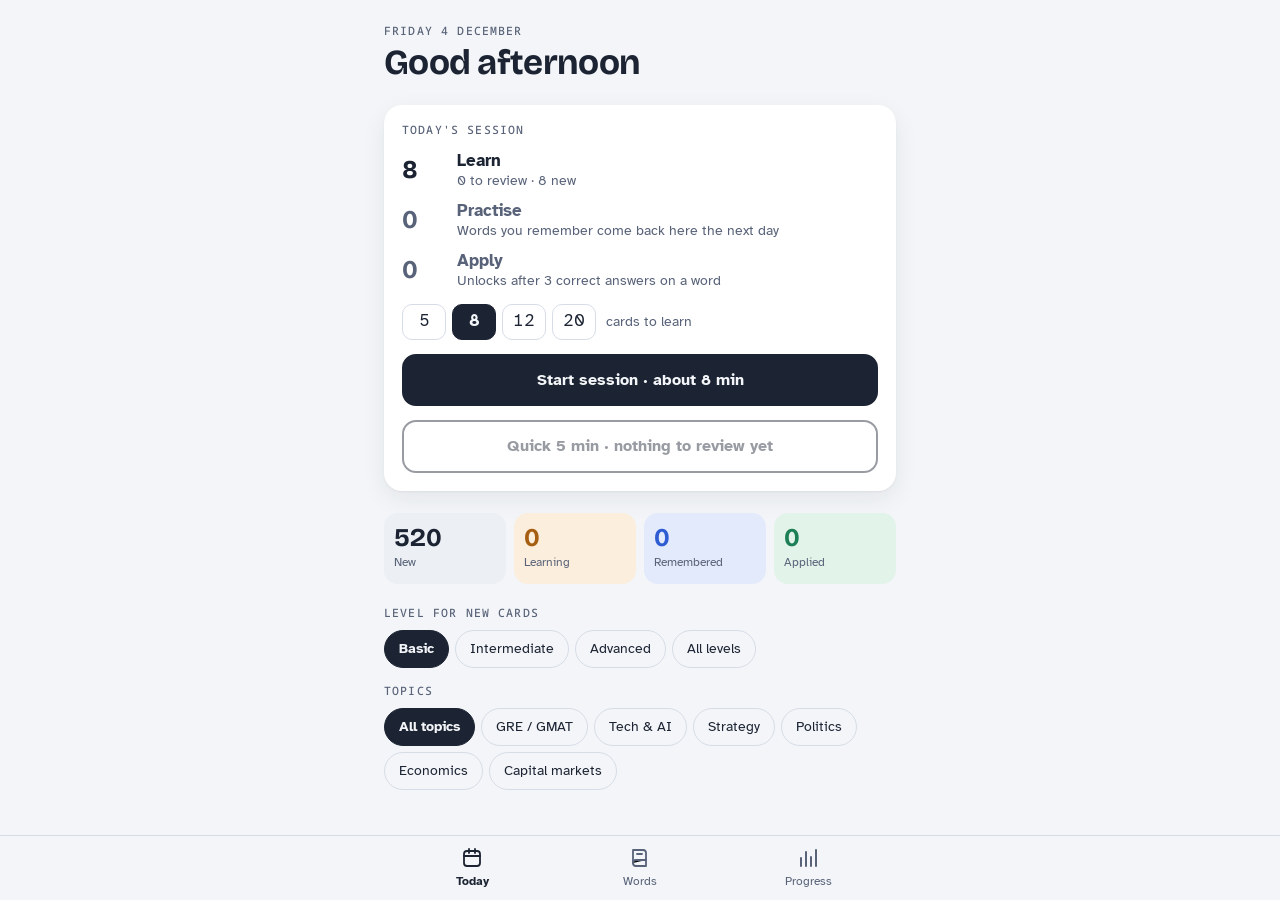
<file: index.html>
<!doctype html>
<html lang="en-GB">
<head>
<meta charset="utf-8">
<meta name="viewport" content="width=device-width, initial-scale=1, viewport-fit=cover">
<title>Wordbank</title>
<meta name="description" content="A pocket vocabulary trainer: learn a word, remember it, use it.">
<meta name="theme-color" content="#f3f5f8" media="(prefers-color-scheme: light)">
<meta name="theme-color" content="#12161e" media="(prefers-color-scheme: dark)">
<meta name="apple-mobile-web-app-capable" content="yes">
<meta name="mobile-web-app-capable" content="yes">
<meta name="apple-mobile-web-app-status-bar-style" content="default">
<meta name="apple-mobile-web-app-title" content="Wordbank">
<link rel="manifest" href="manifest.webmanifest">
<link rel="icon" href="icons/icon-192.png" type="image/png">
<link rel="apple-touch-icon" href="icons/apple-touch-icon.png">
<link rel="preconnect" href="https://fonts.googleapis.com">
<link rel="preconnect" href="https://fonts.gstatic.com" crossorigin>
<link rel="stylesheet" href="https://fonts.googleapis.com/css2?family=Bricolage+Grotesque:opsz,wght@12..96,500;12..96,700&family=Atkinson+Hyperlegible:wght@400;700&family=Noto+Sans+Mono:wght@400;500&display=swap">
<link rel="stylesheet" href="css/app.css">
</head>
<body>
<div id="app" class="app"><p class="loading">Loading words…</p></div>
<script type="module" src="js/app.js"></script>
</body>
</html>
</file>
<file: css/app.css>
/* Wordbank — a study planner feel: cool paper, navy ink, one highlighter yellow.
   One column, max 34rem, with a fixed tab bar at the bottom. */
:root {
  --paper: #f3f5f8;
  --sheet: #ffffff;
  --ink: #1c2433;
  --ink-soft: #586278;
  --line: #d7dde7;
  --hl: #ffe45c;
  --hl-ink: #1c2433;
  --accent: #2f5bd3;
  --good: #1d7f55;
  --good-soft: #e2f3ea;
  --learning: #a65f12;
  --learning-soft: #fbeedd;
  --remembered: #2f5bd3;
  --remembered-soft: #e3eafb;
  --new-soft: #eceff4;
  --danger: #b4322a;
  --shadow: 0 1px 2px rgb(28 36 51 / 6%), 0 8px 24px rgb(28 36 51 / 7%);

  --f-display: "Bricolage Grotesque", "Avenir Next", system-ui, sans-serif;
  --f-body: "Atkinson Hyperlegible", -apple-system, "Segoe UI", system-ui, sans-serif;
  --f-mono: "Noto Sans Mono", ui-monospace, Menlo, monospace;

  --gutter-l: max(16px, env(safe-area-inset-left, 0px));
  --gutter-r: max(16px, env(safe-area-inset-right, 0px));
  --tabs-h: 64px;
  color-scheme: light;
}
@media (prefers-color-scheme: dark) {
  :root {
    --paper: #12161e;
    --sheet: #1b212c;
    --ink: #e7ebf3;
    --ink-soft: #9ba5b9;
    --line: #333c4d;
    --hl: #e5cc45;
    --hl-ink: #141820;
    --accent: #84a3ff;
    --good: #52c58f;
    --good-soft: #193329;
    --learning: #e8a85e;
    --learning-soft: #382a19;
    --remembered: #84a3ff;
    --remembered-soft: #1f2a46;
    --new-soft: #262d3a;
    --danger: #f07a70;
    --shadow: 0 1px 2px rgb(0 0 0 / 30%), 0 8px 24px rgb(0 0 0 / 25%);
    color-scheme: dark;
  }
}

* { box-sizing: border-box; }
html { -webkit-text-size-adjust: 100%; }
body {
  margin: 0;
  background: var(--paper);
  color: var(--ink);
  font: 17px/1.55 var(--f-body);
  -webkit-tap-highlight-color: transparent;
}
button { font: inherit; color: inherit; background: none; border: 0; padding: 0; cursor: pointer; }
:focus-visible { outline: 3px solid var(--accent); outline-offset: 2px; border-radius: 8px; }
h1, h2, h3 { margin: 0; font-family: var(--f-display); text-wrap: balance; line-height: 1.1; }
p { margin: 0; }
ul { margin: 0; padding: 0; list-style: none; }
mark { background: linear-gradient(transparent 52%, var(--hl) 52%, var(--hl) 92%, transparent 92%); color: inherit; padding: 0 1px; }
@media (prefers-color-scheme: dark) { mark { background: none; color: var(--hl); } }

.loading { padding: 40vh 24px 0; text-align: center; color: var(--ink-soft); }

.app { min-height: 100dvh; }
.screen {
  max-width: 34rem;
  margin: 0 auto;
  padding-left: var(--gutter-l);
  padding-right: var(--gutter-r);
  padding-block: calc(env(safe-area-inset-top, 0px) + 20px) calc(var(--tabs-h) + env(safe-area-inset-bottom, 0px) + 28px);
  display: flex;
  flex-direction: column;
  gap: 22px;
}
.view-learn .screen {
  min-height: 100dvh;
  padding-bottom: calc(env(safe-area-inset-bottom, 0px) + 16px);
  gap: 14px;
}

.eyebrow { font: 500 0.72rem/1.2 var(--f-mono); letter-spacing: 0.1em; text-transform: uppercase; color: var(--ink-soft); }
.muted { color: var(--ink-soft); }
.small { font-size: 0.88rem; }

/* Header */
.hello { display: grid; gap: 6px; padding-top: 4px; }
.hello h1 { font-size: 2.2rem; font-weight: 700; letter-spacing: -0.02em; }
.hello.compact h1 { font-size: 1.9rem; }

/* Panel */
.panel { background: var(--sheet); border-radius: 18px; padding: 18px; box-shadow: var(--shadow); display: grid; gap: 14px; }
.panel-top { display: flex; justify-content: space-between; align-items: center; gap: 12px; }
.streak { font-size: 0.85rem; color: var(--ink-soft); }
.streak b { color: var(--ink); font-family: var(--f-display); font-size: 1rem; }
.plan { display: grid; gap: 10px; }
.plan li { display: flex; align-items: center; gap: 14px; }
.plan-n { font-family: var(--f-display); font-weight: 700; font-size: 1.6rem; line-height: 1; min-width: 1.6em; font-variant-numeric: tabular-nums; }
.plan-l { display: grid; line-height: 1.3; }
.plan-l small { font-size: 0.85rem; color: var(--ink-soft); }
.plan li.off .plan-n, .plan li.off b { color: var(--ink-soft); }

.seg { display: flex; align-items: center; gap: 6px; flex-wrap: wrap; }
.seg-btn { min-width: 44px; height: 36px; border-radius: 10px; border: 1.5px solid var(--line); font-variant-numeric: tabular-nums; }
.seg-btn.on { background: var(--ink); color: var(--paper); border-color: var(--ink); font-weight: 700; }
.seg-note { font-size: 0.85rem; color: var(--ink-soft); margin-left: 4px; }

/* Buttons */
.btn {
  min-height: 52px; padding: 12px 18px; border-radius: 14px;
  border: 2px solid var(--ink); font-weight: 700; font-size: 1rem;
  display: inline-flex; align-items: center; justify-content: center; gap: 8px; text-align: center;
  transition: transform 0.12s ease, background-color 0.12s ease;
}
.btn:active { transform: scale(0.98); }
.btn.primary { background: var(--ink); color: var(--paper); }
.btn.good { background: var(--good); border-color: var(--good); color: var(--paper); }
.btn[disabled] { opacity: 0.45; cursor: default; transform: none; }
.btn.wide { width: 100%; }
.small-btn { min-height: 40px; padding: 6px 14px; border-radius: 10px; font-size: 0.92rem; }
.link { color: var(--accent); font-weight: 700; padding: 6px 2px; }
.link.danger { color: var(--danger); margin-left: auto; }
.icon-btn { width: 44px; height: 44px; display: grid; place-items: center; border-radius: 12px; flex: none; }
.icon-btn svg { width: 24px; height: 24px; }
.stack { display: grid; gap: 10px; }

/* Stats */
.stats { display: grid; grid-template-columns: repeat(4, minmax(0, 1fr)); gap: 8px; }
.stats.two { grid-template-columns: repeat(2, minmax(0, 1fr)); }
.stats.three { grid-template-columns: repeat(3, minmax(0, 1fr)); }
.stat { border-radius: 14px; padding: 12px 10px; display: grid; gap: 2px; background: var(--new-soft); }
.stat-n { font-family: var(--f-display); font-weight: 700; font-size: 1.6rem; line-height: 1; font-variant-numeric: tabular-nums; }
.stat-l { font-size: 0.78rem; color: var(--ink-soft); }
.stat.stage-learning { background: var(--learning-soft); }
.stat.stage-learning .stat-n { color: var(--learning); }
.stat.stage-remembered { background: var(--remembered-soft); }
.stat.stage-remembered .stat-n { color: var(--remembered); }
.stat.stage-applied { background: var(--good-soft); }
.stat.stage-applied .stat-n { color: var(--good); }

/* Chips */
.focus { display: grid; gap: 10px; }
.focus .eyebrow:not(:first-child) { margin-top: 6px; }
.chips { display: flex; gap: 6px; }
.chips.wrap { flex-wrap: wrap; }
.chip { display: inline-block; border: 1.5px solid var(--line); border-radius: 999px; padding: 4px 12px; font-size: 0.88rem; line-height: 1.4; }
.btn-chip { min-height: 38px; padding: 6px 14px; }
.btn-chip.on { background: var(--ink); color: var(--paper); border-color: var(--ink); font-weight: 700; }

.pill { display: inline-block; flex: none; border-radius: 999px; padding: 2px 9px; font-size: 0.74rem; font-weight: 700; line-height: 1.5; }
.pill.stage-new { background: var(--new-soft); color: var(--ink-soft); }
.pill.stage-learning { background: var(--learning-soft); color: var(--learning); }
.pill.stage-remembered { background: var(--remembered-soft); color: var(--remembered); }
.pill.stage-applied { background: var(--good-soft); color: var(--good); }

.tip { border: 1.5px dashed var(--line); border-radius: 14px; padding: 14px; display: grid; gap: 8px; font-size: 0.95rem; }
.tip-actions { display: flex; gap: 14px; align-items: center; }
.coming { font-size: 0.88rem; color: var(--ink-soft); text-align: center; }

/* Learn */
.learn-top { display: flex; align-items: center; gap: 10px; }
.bar { flex: 1; height: 8px; background: var(--new-soft); border-radius: 99px; overflow: hidden; }
.bar i { display: block; height: 100%; background: var(--ink); border-radius: 99px; transition: width 0.3s ease; }
.count { font: 500 0.82rem/1 var(--f-mono); color: var(--ink-soft); font-variant-numeric: tabular-nums; min-width: 3.5em; text-align: right; }

.card {
  flex: 1;
  background: var(--sheet);
  border-radius: 22px;
  box-shadow: var(--shadow);
  padding: 22px 20px;
  display: flex; flex-direction: column; justify-content: center; align-items: center;
  text-align: center; gap: 18px;
  min-height: 0;
}
.card:not(.revealed) { cursor: pointer; }
.card.revealed { justify-content: flex-start; align-items: stretch; text-align: left; flex: none; }
.card-head { display: grid; gap: 6px; justify-items: center; }
.card.revealed .card-head { justify-items: start; }
.card-meta { font: 500 0.72rem/1.3 var(--f-mono); letter-spacing: 0.08em; text-transform: uppercase; color: var(--ink-soft); }
.word { font-size: clamp(2.3rem, 11vw, 3.2rem); font-weight: 700; letter-spacing: -0.02em; overflow-wrap: anywhere; }
.card.revealed .word { font-size: 2.1rem; }
.ipa { color: var(--ink-soft); font-size: 0.95rem; }
.ipa span { font-family: var(--f-mono); font-size: 0.9rem; }
.speak {
  margin-top: 4px; display: inline-flex; align-items: center; gap: 8px;
  border: 1.5px solid var(--line); border-radius: 999px; padding: 6px 14px 6px 10px; font-size: 0.9rem; font-weight: 700;
}
.speak svg { width: 20px; height: 20px; }
.hint { color: var(--ink-soft); max-width: 22em; }

.details { display: grid; gap: 14px; animation: rise 0.25s ease both; }
.meaning { font-size: 1.15rem; line-height: 1.45; }
.example { border-left: 3px solid var(--line); padding-left: 12px; display: grid; gap: 2px; }
.label { font: 500 0.68rem/1.3 var(--f-mono); letter-spacing: 0.1em; text-transform: uppercase; color: var(--ink-soft); }
.related { display: grid; gap: 6px; }
.related .chips { flex-wrap: wrap; }

.learn-actions { display: grid; grid-template-columns: 1fr 1fr; gap: 10px; margin-top: auto; position: sticky; bottom: calc(env(safe-area-inset-bottom, 0px) + 12px); }
.learn-actions .wide { grid-column: 1 / -1; }

/* Practise and Apply */
.step-label { font: 500 0.72rem/1.2 var(--f-mono); letter-spacing: 0.1em; text-transform: uppercase; color: var(--ink-soft); }
.step-label b { color: var(--ink); }
.q { background: var(--sheet); border-radius: 22px; box-shadow: var(--shadow); padding: 22px 20px; display: grid; gap: 12px; }
.q-ask { font: 500 0.72rem/1.3 var(--f-mono); letter-spacing: 0.08em; text-transform: uppercase; color: var(--ink-soft); }
.q-sentence { font-family: var(--f-display); font-size: 1.45rem; line-height: 1.35; font-weight: 600; }
.q-sentence.plain { font-size: 1.25rem; }
.blank { display: inline-block; min-width: 4.5em; border-bottom: 3px solid var(--ink); margin: 0 2px; height: 1em; vertical-align: baseline; }
mark.blank.filled { height: auto; min-width: 0; border-bottom: 0; }
.q-hint { font-size: 0.95rem; display: grid; gap: 4px; }
.q-hint .muted { font-size: 0.88rem; }
.use { font-size: 1rem; }
.use-word { font-family: var(--f-display); font-weight: 700; font-size: 1.15rem; background: linear-gradient(transparent 52%, var(--hl) 52%, var(--hl) 92%, transparent 92%); padding: 0 2px; }
@media (prefers-color-scheme: dark) { .use-word { background: none; color: var(--hl); } }

.options { display: grid; gap: 8px; }
.opt {
  min-height: 54px; padding: 10px 14px; border-radius: 14px; border: 2px solid var(--line); background: var(--sheet);
  display: flex; align-items: center; gap: 12px; text-align: left; font-weight: 700; font-size: 1.05rem;
}
.opt .key { font: 500 0.75rem/1 var(--f-mono); color: var(--ink-soft); width: 22px; height: 22px; border-radius: 6px; border: 1.5px solid var(--line); display: grid; place-items: center; flex: none; }
.opt:not([disabled]):active { transform: scale(0.99); }
.opt.right { border-color: var(--good); background: var(--good-soft); color: var(--good); }
.opt.wrong { border-color: var(--danger); color: var(--danger); }
.opt.dim { opacity: 0.5; }
.opt[disabled] { cursor: default; }

.answer { display: flex; gap: 8px; }
.answer input, textarea {
  flex: 1; min-width: 0; font: inherit; font-size: 1.1rem; color: var(--ink); background: var(--sheet);
  border: 2px solid var(--line); border-radius: 14px; padding: 12px 14px; outline: none;
}
.answer input:focus, textarea:focus { border-color: var(--accent); }
textarea { flex: none; width: 100%; resize: vertical; line-height: 1.45; min-height: 6.5em; }
.link.center { justify-self: center; align-self: center; }
.you-typed { font-size: 0.95rem; color: var(--ink-soft); }
.you-typed b { color: var(--ink); }

.feedback { border-radius: 14px; padding: 12px 14px; display: grid; gap: 4px; animation: rise 0.2s ease both; }
.feedback.ok { background: var(--good-soft); }
.feedback.no { background: var(--learning-soft); }
.verdict { display: flex; align-items: center; gap: 6px; flex-wrap: wrap; }
.verdict svg { width: 22px; height: 22px; flex: none; }
.feedback.ok .verdict { color: var(--good); }
.feedback.no .verdict { color: var(--learning); }
.verdict span { color: var(--ink); font-size: 0.92rem; }
.fb-word { font-size: 0.92rem; color: var(--ink-soft); }
.fb-word .link { padding: 0; font-family: var(--f-display); }

.compare { display: grid; gap: 10px; animation: rise 0.2s ease both; }
.compare .mine, .compare .model { border-radius: 14px; padding: 12px 14px; display: grid; gap: 4px; }
.compare .mine { border: 1.5px solid var(--line); }
.compare .model { background: var(--remembered-soft); }

@keyframes rise { from { opacity: 0; transform: translateY(6px); } to { opacity: 1; transform: none; } }

/* Words */
.search { display: flex; align-items: center; gap: 8px; background: var(--sheet); border: 1.5px solid var(--line); border-radius: 14px; padding: 0 12px; }
.search svg { width: 20px; height: 20px; color: var(--ink-soft); flex: none; }
.search input { flex: 1; min-width: 0; border: 0; background: none; color: var(--ink); font: inherit; padding: 12px 0; outline: none; }
.search:focus-within { border-color: var(--accent); }

.word-list { display: grid; gap: 1px; background: var(--line); border-radius: 16px; overflow: hidden; }
.word-list li { background: var(--sheet); }
.word-row { width: 100%; display: grid; grid-template-columns: minmax(0, 1fr) auto; grid-template-areas: "w p" "m p"; gap: 0 12px; align-items: center; text-align: left; padding: 12px 14px; }
.word-row .w { grid-area: w; font-family: var(--f-display); font-weight: 700; font-size: 1.05rem; }
.word-row .m { grid-area: m; color: var(--ink-soft); font-size: 0.88rem; white-space: nowrap; overflow: hidden; text-overflow: ellipsis; min-width: 0; }
.word-row .pill { grid-area: p; }
.word-list .empty { padding: 18px 14px; color: var(--ink-soft); }

.word-progress { display: flex; align-items: center; gap: 10px; flex-wrap: wrap; }

/* Tabs */
.tabs {
  position: fixed; left: 0; right: 0; bottom: 0; z-index: 10;
  display: flex; justify-content: center; gap: 8px;
  padding: 6px var(--gutter-r) calc(env(safe-area-inset-bottom, 0px) + 6px) var(--gutter-l);
  background: color-mix(in srgb, var(--paper) 88%, transparent);
  backdrop-filter: blur(12px); -webkit-backdrop-filter: blur(12px);
  border-top: 1px solid var(--line);
}
.tab { flex: 1; max-width: 160px; height: 52px; display: grid; justify-items: center; align-content: center; gap: 2px; font-size: 0.75rem; color: var(--ink-soft); border-radius: 12px; }
.tab svg { width: 24px; height: 24px; }
.tab.on { color: var(--ink); font-weight: 700; }

@media (prefers-reduced-motion: reduce) {
  *, *::before, *::after { animation: none !important; transition: none !important; }
}
@media (max-width: 360px) {
  .stats { grid-template-columns: repeat(2, minmax(0, 1fr)); }
}
.nowrap { white-space: nowrap; }

/* Just added shelf */
.shelf .chips { gap: 6px; }
.chip.more { color: var(--ink-soft); border-style: dashed; align-self: center; }

/* Words filters */
.filters { display: grid; gap: 8px; }
.filter { display: grid; grid-template-columns: 3.6rem minmax(0, 1fr); align-items: center; gap: 6px; }
.chips.scroll { overflow-x: auto; scrollbar-width: none; margin-right: calc(-1 * var(--gutter-r)); padding-right: var(--gutter-r); }
.chips.scroll::-webkit-scrollbar { display: none; }
.chips.scroll .chip { flex: none; white-space: nowrap; }
.btn svg { width: 20px; height: 20px; flex: none; }

/* Progress */
.days { display: grid; grid-template-columns: repeat(14, minmax(0, 1fr)); gap: 4px; height: 110px; align-items: end; }
.day { height: 100%; display: grid; grid-template-rows: 1fr auto; gap: 4px; justify-items: center; }
.day i { align-self: end; width: 100%; min-height: 3px; border-radius: 4px 4px 2px 2px; background: var(--remembered); }
.day span { font: 500 0.66rem/1 var(--f-mono); color: var(--ink-soft); }
.day.today span { color: var(--ink); font-weight: 700; }
.day.today i { background: var(--ink); }

.mixes { display: grid; gap: 10px; margin-bottom: 6px; }
.mixes li { display: grid; grid-template-columns: minmax(0, 9rem) minmax(0, 1fr) auto; align-items: center; gap: 10px; }
.mix-l { font-size: 0.88rem; overflow: hidden; text-overflow: ellipsis; white-space: nowrap; }
.mix { height: 12px; border-radius: 99px; background: var(--new-soft); display: flex; overflow: hidden; }
.mix i { display: block; height: 100%; }
.mix i.stage-new { background: transparent; }
.mix i.stage-learning, .legend i.stage-learning { background: var(--learning); }
.mix i.stage-remembered, .legend i.stage-remembered { background: var(--remembered); }
.mix i.stage-applied, .legend i.stage-applied { background: var(--good); }
.legend i.stage-new { background: var(--new-soft); border: 1px solid var(--line); }
.mix-n { font: 500 0.75rem/1 var(--f-mono); color: var(--ink-soft); font-variant-numeric: tabular-nums; min-width: 4em; text-align: right; }
.legend { display: flex; flex-wrap: wrap; gap: 6px 14px; font-size: 0.8rem; color: var(--ink-soft); }
.legend span { display: inline-flex; align-items: center; gap: 6px; }
.legend i { width: 10px; height: 10px; border-radius: 3px; display: inline-block; }

.backup-actions { display: grid; grid-template-columns: 1fr 1fr; gap: 10px; }
.notice { background: var(--good-soft); border-radius: 12px; padding: 10px 12px; font-size: 0.92rem; }
@media (max-width: 360px) { .backup-actions { grid-template-columns: 1fr; } .mixes li { grid-template-columns: minmax(0, 5.5rem) minmax(0, 1fr) auto; } }
</file>
